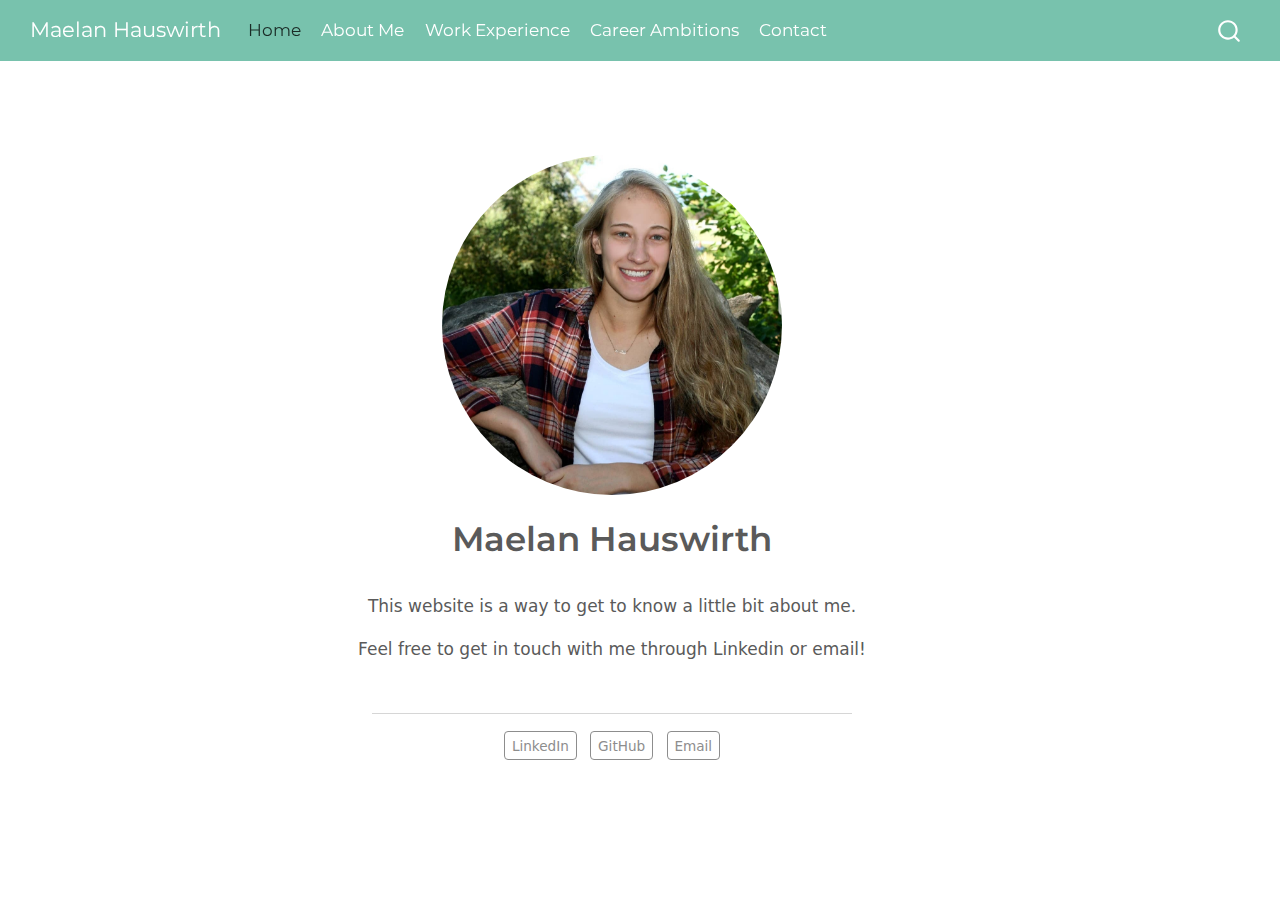
<file: docs/index.html>
<!DOCTYPE html>
<html xmlns="http://www.w3.org/1999/xhtml" lang="en" xml:lang="en"><head>

<meta charset="utf-8">
<meta name="generator" content="quarto-1.5.57">

<meta name="viewport" content="width=device-width, initial-scale=1.0, user-scalable=yes">


<title>Maelan Hauswirth</title>
<style>
code{white-space: pre-wrap;}
span.smallcaps{font-variant: small-caps;}
div.columns{display: flex; gap: min(4vw, 1.5em);}
div.column{flex: auto; overflow-x: auto;}
div.hanging-indent{margin-left: 1.5em; text-indent: -1.5em;}
ul.task-list{list-style: none;}
ul.task-list li input[type="checkbox"] {
  width: 0.8em;
  margin: 0 0.8em 0.2em -1em; /* quarto-specific, see https://github.com/quarto-dev/quarto-cli/issues/4556 */ 
  vertical-align: middle;
}
</style>


<script src="site_libs/quarto-nav/quarto-nav.js"></script>
<script src="site_libs/quarto-nav/headroom.min.js"></script>
<script src="site_libs/clipboard/clipboard.min.js"></script>
<script src="site_libs/quarto-search/autocomplete.umd.js"></script>
<script src="site_libs/quarto-search/fuse.min.js"></script>
<script src="site_libs/quarto-search/quarto-search.js"></script>
<meta name="quarto:offset" content="./">
<script src="site_libs/quarto-html/quarto.js"></script>
<script src="site_libs/quarto-html/popper.min.js"></script>
<script src="site_libs/quarto-html/tippy.umd.min.js"></script>
<link href="site_libs/quarto-html/tippy.css" rel="stylesheet">
<link href="site_libs/quarto-html/quarto-syntax-highlighting.css" rel="stylesheet" id="quarto-text-highlighting-styles">
<script src="site_libs/bootstrap/bootstrap.min.js"></script>
<link href="site_libs/bootstrap/bootstrap-icons.css" rel="stylesheet">
<link href="site_libs/bootstrap/bootstrap.min.css" rel="stylesheet" id="quarto-bootstrap" data-mode="light">
<script id="quarto-search-options" type="application/json">{
  "location": "navbar",
  "copy-button": false,
  "collapse-after": 3,
  "panel-placement": "end",
  "type": "overlay",
  "limit": 50,
  "keyboard-shortcut": [
    "f",
    "/",
    "s"
  ],
  "show-item-context": false,
  "language": {
    "search-no-results-text": "No results",
    "search-matching-documents-text": "matching documents",
    "search-copy-link-title": "Copy link to search",
    "search-hide-matches-text": "Hide additional matches",
    "search-more-match-text": "more match in this document",
    "search-more-matches-text": "more matches in this document",
    "search-clear-button-title": "Clear",
    "search-text-placeholder": "",
    "search-detached-cancel-button-title": "Cancel",
    "search-submit-button-title": "Submit",
    "search-label": "Search"
  }
}</script>


<link rel="stylesheet" href="styles.css">
</head>

<body class="nav-fixed fullcontent">

<div id="quarto-search-results"></div>
  <header id="quarto-header" class="headroom fixed-top">
    <nav class="navbar navbar-expand-lg " data-bs-theme="dark">
      <div class="navbar-container container-fluid">
      <div class="navbar-brand-container mx-auto">
    <a class="navbar-brand" href="./index.html">
    <span class="navbar-title">Maelan Hauswirth</span>
    </a>
  </div>
            <div id="quarto-search" class="" title="Search"></div>
          <button class="navbar-toggler" type="button" data-bs-toggle="collapse" data-bs-target="#navbarCollapse" aria-controls="navbarCollapse" role="menu" aria-expanded="false" aria-label="Toggle navigation" onclick="if (window.quartoToggleHeadroom) { window.quartoToggleHeadroom(); }">
  <span class="navbar-toggler-icon"></span>
</button>
          <div class="collapse navbar-collapse" id="navbarCollapse">
            <ul class="navbar-nav navbar-nav-scroll me-auto">
  <li class="nav-item">
    <a class="nav-link active" href="./index.html" aria-current="page"> 
<span class="menu-text">Home</span></a>
  </li>  
  <li class="nav-item">
    <a class="nav-link" href="./about.html"> 
<span class="menu-text">About Me</span></a>
  </li>  
  <li class="nav-item">
    <a class="nav-link" href="./Work Experience.html"> 
<span class="menu-text">Work Experience</span></a>
  </li>  
  <li class="nav-item">
    <a class="nav-link" href="./Career Ambitions.html"> 
<span class="menu-text">Career Ambitions</span></a>
  </li>  
  <li class="nav-item">
    <a class="nav-link" href="./Contact.html"> 
<span class="menu-text">Contact</span></a>
  </li>  
</ul>
          </div> <!-- /navcollapse -->
            <div class="quarto-navbar-tools">
</div>
      </div> <!-- /container-fluid -->
    </nav>
</header>
<!-- content -->
<div id="quarto-content" class="quarto-container page-columns page-rows-contents page-layout-article page-navbar">
<!-- sidebar -->
<!-- margin-sidebar -->
    
<!-- main -->
<div class="quarto-about-jolla">
  <img src="20190611.jpg" class="about-image
  round " style="height: 20em; width: 20em;">
 <header id="title-block-header" class="quarto-title-block default">
<div class="quarto-title">
<h1 class="title">Maelan Hauswirth</h1>
</div>
<div class="quarto-title-meta">
  </div>
</header><main class="content" id="quarto-document-content">
<p>This website is a way to get to know a little bit about me.</p>
<p>Feel free to get in touch with me through Linkedin or email!</p>


</main> 
  <hr class="about-sep">
   <div class="about-links">
  <a href="https://www.linkedin.com/in/maelan-hauswirth/" class="about-link" rel="" target="">
     <span class="about-link-text">LinkedIn</span>
  </a>
  <a href="https://github.com/maelan-hauswirth" class="about-link" rel="" target="">
     <span class="about-link-text">GitHub</span>
  </a>
  <a href="mailto:maelan.hauswirth@colostate.edu" class="about-link" rel="" target="">
     <span class="about-link-text">Email</span>
  </a>
</div>
</div>
 <!-- /main -->
<script id="quarto-html-after-body" type="application/javascript">
window.document.addEventListener("DOMContentLoaded", function (event) {
  const toggleBodyColorMode = (bsSheetEl) => {
    const mode = bsSheetEl.getAttribute("data-mode");
    const bodyEl = window.document.querySelector("body");
    if (mode === "dark") {
      bodyEl.classList.add("quarto-dark");
      bodyEl.classList.remove("quarto-light");
    } else {
      bodyEl.classList.add("quarto-light");
      bodyEl.classList.remove("quarto-dark");
    }
  }
  const toggleBodyColorPrimary = () => {
    const bsSheetEl = window.document.querySelector("link#quarto-bootstrap");
    if (bsSheetEl) {
      toggleBodyColorMode(bsSheetEl);
    }
  }
  toggleBodyColorPrimary();  
  const isCodeAnnotation = (el) => {
    for (const clz of el.classList) {
      if (clz.startsWith('code-annotation-')) {                     
        return true;
      }
    }
    return false;
  }
  const onCopySuccess = function(e) {
    // button target
    const button = e.trigger;
    // don't keep focus
    button.blur();
    // flash "checked"
    button.classList.add('code-copy-button-checked');
    var currentTitle = button.getAttribute("title");
    button.setAttribute("title", "Copied!");
    let tooltip;
    if (window.bootstrap) {
      button.setAttribute("data-bs-toggle", "tooltip");
      button.setAttribute("data-bs-placement", "left");
      button.setAttribute("data-bs-title", "Copied!");
      tooltip = new bootstrap.Tooltip(button, 
        { trigger: "manual", 
          customClass: "code-copy-button-tooltip",
          offset: [0, -8]});
      tooltip.show();    
    }
    setTimeout(function() {
      if (tooltip) {
        tooltip.hide();
        button.removeAttribute("data-bs-title");
        button.removeAttribute("data-bs-toggle");
        button.removeAttribute("data-bs-placement");
      }
      button.setAttribute("title", currentTitle);
      button.classList.remove('code-copy-button-checked');
    }, 1000);
    // clear code selection
    e.clearSelection();
  }
  const getTextToCopy = function(trigger) {
      const codeEl = trigger.previousElementSibling.cloneNode(true);
      for (const childEl of codeEl.children) {
        if (isCodeAnnotation(childEl)) {
          childEl.remove();
        }
      }
      return codeEl.innerText;
  }
  const clipboard = new window.ClipboardJS('.code-copy-button:not([data-in-quarto-modal])', {
    text: getTextToCopy
  });
  clipboard.on('success', onCopySuccess);
  if (window.document.getElementById('quarto-embedded-source-code-modal')) {
    // For code content inside modals, clipBoardJS needs to be initialized with a container option
    // TODO: Check when it could be a function (https://github.com/zenorocha/clipboard.js/issues/860)
    const clipboardModal = new window.ClipboardJS('.code-copy-button[data-in-quarto-modal]', {
      text: getTextToCopy,
      container: window.document.getElementById('quarto-embedded-source-code-modal')
    });
    clipboardModal.on('success', onCopySuccess);
  }
    var localhostRegex = new RegExp(/^(?:http|https):\/\/localhost\:?[0-9]*\//);
    var mailtoRegex = new RegExp(/^mailto:/);
      var filterRegex = new RegExp('/' + window.location.host + '/');
    var isInternal = (href) => {
        return filterRegex.test(href) || localhostRegex.test(href) || mailtoRegex.test(href);
    }
    // Inspect non-navigation links and adorn them if external
 	var links = window.document.querySelectorAll('a[href]:not(.nav-link):not(.navbar-brand):not(.toc-action):not(.sidebar-link):not(.sidebar-item-toggle):not(.pagination-link):not(.no-external):not([aria-hidden]):not(.dropdown-item):not(.quarto-navigation-tool):not(.about-link)');
    for (var i=0; i<links.length; i++) {
      const link = links[i];
      if (!isInternal(link.href)) {
        // undo the damage that might have been done by quarto-nav.js in the case of
        // links that we want to consider external
        if (link.dataset.originalHref !== undefined) {
          link.href = link.dataset.originalHref;
        }
      }
    }
  function tippyHover(el, contentFn, onTriggerFn, onUntriggerFn) {
    const config = {
      allowHTML: true,
      maxWidth: 500,
      delay: 100,
      arrow: false,
      appendTo: function(el) {
          return el.parentElement;
      },
      interactive: true,
      interactiveBorder: 10,
      theme: 'quarto',
      placement: 'bottom-start',
    };
    if (contentFn) {
      config.content = contentFn;
    }
    if (onTriggerFn) {
      config.onTrigger = onTriggerFn;
    }
    if (onUntriggerFn) {
      config.onUntrigger = onUntriggerFn;
    }
    window.tippy(el, config); 
  }
  const noterefs = window.document.querySelectorAll('a[role="doc-noteref"]');
  for (var i=0; i<noterefs.length; i++) {
    const ref = noterefs[i];
    tippyHover(ref, function() {
      // use id or data attribute instead here
      let href = ref.getAttribute('data-footnote-href') || ref.getAttribute('href');
      try { href = new URL(href).hash; } catch {}
      const id = href.replace(/^#\/?/, "");
      const note = window.document.getElementById(id);
      if (note) {
        return note.innerHTML;
      } else {
        return "";
      }
    });
  }
  const xrefs = window.document.querySelectorAll('a.quarto-xref');
  const processXRef = (id, note) => {
    // Strip column container classes
    const stripColumnClz = (el) => {
      el.classList.remove("page-full", "page-columns");
      if (el.children) {
        for (const child of el.children) {
          stripColumnClz(child);
        }
      }
    }
    stripColumnClz(note)
    if (id === null || id.startsWith('sec-')) {
      // Special case sections, only their first couple elements
      const container = document.createElement("div");
      if (note.children && note.children.length > 2) {
        container.appendChild(note.children[0].cloneNode(true));
        for (let i = 1; i < note.children.length; i++) {
          const child = note.children[i];
          if (child.tagName === "P" && child.innerText === "") {
            continue;
          } else {
            container.appendChild(child.cloneNode(true));
            break;
          }
        }
        if (window.Quarto?.typesetMath) {
          window.Quarto.typesetMath(container);
        }
        return container.innerHTML
      } else {
        if (window.Quarto?.typesetMath) {
          window.Quarto.typesetMath(note);
        }
        return note.innerHTML;
      }
    } else {
      // Remove any anchor links if they are present
      const anchorLink = note.querySelector('a.anchorjs-link');
      if (anchorLink) {
        anchorLink.remove();
      }
      if (window.Quarto?.typesetMath) {
        window.Quarto.typesetMath(note);
      }
      // TODO in 1.5, we should make sure this works without a callout special case
      if (note.classList.contains("callout")) {
        return note.outerHTML;
      } else {
        return note.innerHTML;
      }
    }
  }
  for (var i=0; i<xrefs.length; i++) {
    const xref = xrefs[i];
    tippyHover(xref, undefined, function(instance) {
      instance.disable();
      let url = xref.getAttribute('href');
      let hash = undefined; 
      if (url.startsWith('#')) {
        hash = url;
      } else {
        try { hash = new URL(url).hash; } catch {}
      }
      if (hash) {
        const id = hash.replace(/^#\/?/, "");
        const note = window.document.getElementById(id);
        if (note !== null) {
          try {
            const html = processXRef(id, note.cloneNode(true));
            instance.setContent(html);
          } finally {
            instance.enable();
            instance.show();
          }
        } else {
          // See if we can fetch this
          fetch(url.split('#')[0])
          .then(res => res.text())
          .then(html => {
            const parser = new DOMParser();
            const htmlDoc = parser.parseFromString(html, "text/html");
            const note = htmlDoc.getElementById(id);
            if (note !== null) {
              const html = processXRef(id, note);
              instance.setContent(html);
            } 
          }).finally(() => {
            instance.enable();
            instance.show();
          });
        }
      } else {
        // See if we can fetch a full url (with no hash to target)
        // This is a special case and we should probably do some content thinning / targeting
        fetch(url)
        .then(res => res.text())
        .then(html => {
          const parser = new DOMParser();
          const htmlDoc = parser.parseFromString(html, "text/html");
          const note = htmlDoc.querySelector('main.content');
          if (note !== null) {
            // This should only happen for chapter cross references
            // (since there is no id in the URL)
            // remove the first header
            if (note.children.length > 0 && note.children[0].tagName === "HEADER") {
              note.children[0].remove();
            }
            const html = processXRef(null, note);
            instance.setContent(html);
          } 
        }).finally(() => {
          instance.enable();
          instance.show();
        });
      }
    }, function(instance) {
    });
  }
      let selectedAnnoteEl;
      const selectorForAnnotation = ( cell, annotation) => {
        let cellAttr = 'data-code-cell="' + cell + '"';
        let lineAttr = 'data-code-annotation="' +  annotation + '"';
        const selector = 'span[' + cellAttr + '][' + lineAttr + ']';
        return selector;
      }
      const selectCodeLines = (annoteEl) => {
        const doc = window.document;
        const targetCell = annoteEl.getAttribute("data-target-cell");
        const targetAnnotation = annoteEl.getAttribute("data-target-annotation");
        const annoteSpan = window.document.querySelector(selectorForAnnotation(targetCell, targetAnnotation));
        const lines = annoteSpan.getAttribute("data-code-lines").split(",");
        const lineIds = lines.map((line) => {
          return targetCell + "-" + line;
        })
        let top = null;
        let height = null;
        let parent = null;
        if (lineIds.length > 0) {
            //compute the position of the single el (top and bottom and make a div)
            const el = window.document.getElementById(lineIds[0]);
            top = el.offsetTop;
            height = el.offsetHeight;
            parent = el.parentElement.parentElement;
          if (lineIds.length > 1) {
            const lastEl = window.document.getElementById(lineIds[lineIds.length - 1]);
            const bottom = lastEl.offsetTop + lastEl.offsetHeight;
            height = bottom - top;
          }
          if (top !== null && height !== null && parent !== null) {
            // cook up a div (if necessary) and position it 
            let div = window.document.getElementById("code-annotation-line-highlight");
            if (div === null) {
              div = window.document.createElement("div");
              div.setAttribute("id", "code-annotation-line-highlight");
              div.style.position = 'absolute';
              parent.appendChild(div);
            }
            div.style.top = top - 2 + "px";
            div.style.height = height + 4 + "px";
            div.style.left = 0;
            let gutterDiv = window.document.getElementById("code-annotation-line-highlight-gutter");
            if (gutterDiv === null) {
              gutterDiv = window.document.createElement("div");
              gutterDiv.setAttribute("id", "code-annotation-line-highlight-gutter");
              gutterDiv.style.position = 'absolute';
              const codeCell = window.document.getElementById(targetCell);
              const gutter = codeCell.querySelector('.code-annotation-gutter');
              gutter.appendChild(gutterDiv);
            }
            gutterDiv.style.top = top - 2 + "px";
            gutterDiv.style.height = height + 4 + "px";
          }
          selectedAnnoteEl = annoteEl;
        }
      };
      const unselectCodeLines = () => {
        const elementsIds = ["code-annotation-line-highlight", "code-annotation-line-highlight-gutter"];
        elementsIds.forEach((elId) => {
          const div = window.document.getElementById(elId);
          if (div) {
            div.remove();
          }
        });
        selectedAnnoteEl = undefined;
      };
        // Handle positioning of the toggle
    window.addEventListener(
      "resize",
      throttle(() => {
        elRect = undefined;
        if (selectedAnnoteEl) {
          selectCodeLines(selectedAnnoteEl);
        }
      }, 10)
    );
    function throttle(fn, ms) {
    let throttle = false;
    let timer;
      return (...args) => {
        if(!throttle) { // first call gets through
            fn.apply(this, args);
            throttle = true;
        } else { // all the others get throttled
            if(timer) clearTimeout(timer); // cancel #2
            timer = setTimeout(() => {
              fn.apply(this, args);
              timer = throttle = false;
            }, ms);
        }
      };
    }
      // Attach click handler to the DT
      const annoteDls = window.document.querySelectorAll('dt[data-target-cell]');
      for (const annoteDlNode of annoteDls) {
        annoteDlNode.addEventListener('click', (event) => {
          const clickedEl = event.target;
          if (clickedEl !== selectedAnnoteEl) {
            unselectCodeLines();
            const activeEl = window.document.querySelector('dt[data-target-cell].code-annotation-active');
            if (activeEl) {
              activeEl.classList.remove('code-annotation-active');
            }
            selectCodeLines(clickedEl);
            clickedEl.classList.add('code-annotation-active');
          } else {
            // Unselect the line
            unselectCodeLines();
            clickedEl.classList.remove('code-annotation-active');
          }
        });
      }
  const findCites = (el) => {
    const parentEl = el.parentElement;
    if (parentEl) {
      const cites = parentEl.dataset.cites;
      if (cites) {
        return {
          el,
          cites: cites.split(' ')
        };
      } else {
        return findCites(el.parentElement)
      }
    } else {
      return undefined;
    }
  };
  var bibliorefs = window.document.querySelectorAll('a[role="doc-biblioref"]');
  for (var i=0; i<bibliorefs.length; i++) {
    const ref = bibliorefs[i];
    const citeInfo = findCites(ref);
    if (citeInfo) {
      tippyHover(citeInfo.el, function() {
        var popup = window.document.createElement('div');
        citeInfo.cites.forEach(function(cite) {
          var citeDiv = window.document.createElement('div');
          citeDiv.classList.add('hanging-indent');
          citeDiv.classList.add('csl-entry');
          var biblioDiv = window.document.getElementById('ref-' + cite);
          if (biblioDiv) {
            citeDiv.innerHTML = biblioDiv.innerHTML;
          }
          popup.appendChild(citeDiv);
        });
        return popup.innerHTML;
      });
    }
  }
});
</script>
</div> <!-- /content -->




</body></html>
</file>
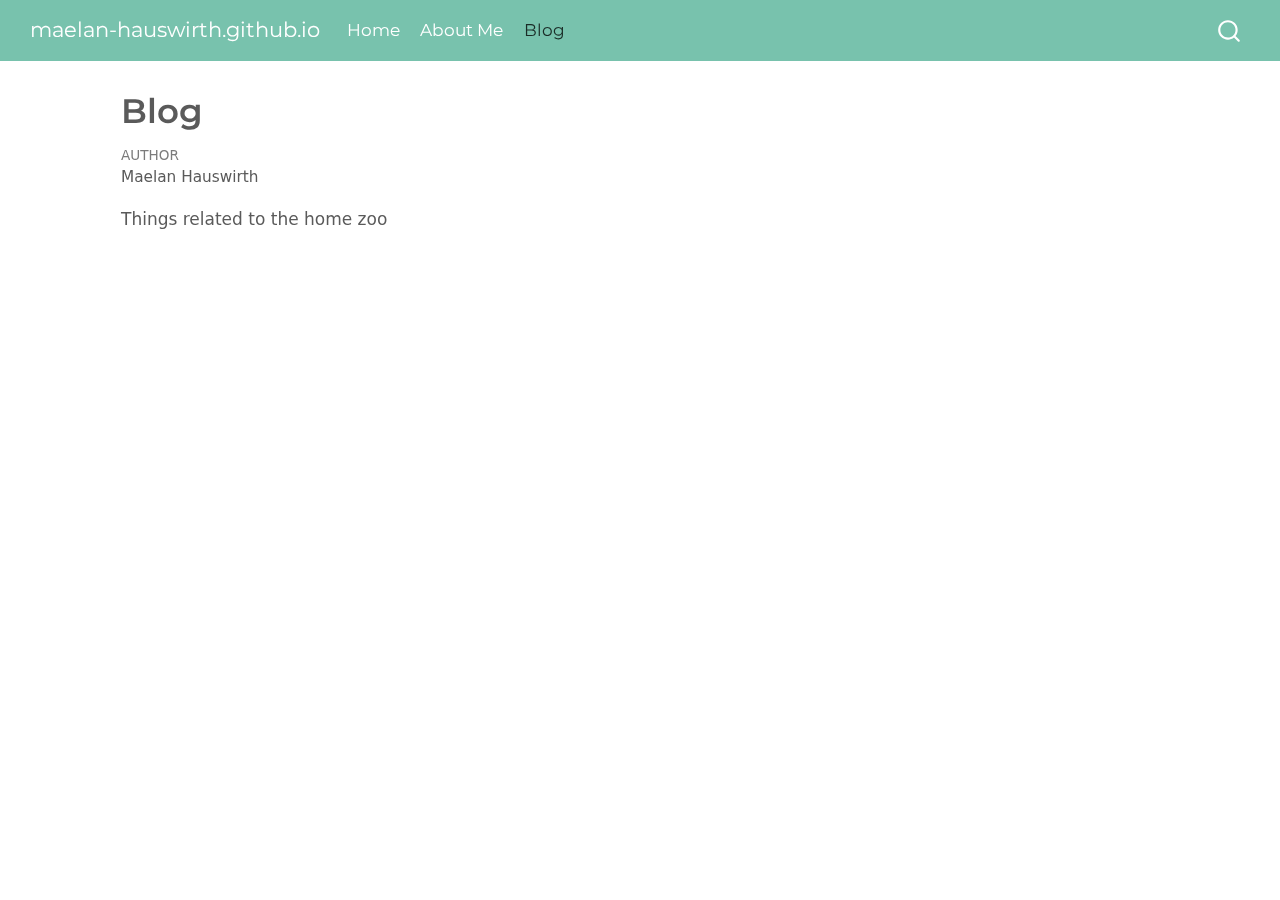
<file: docs/Blog.html>
<!DOCTYPE html>
<html xmlns="http://www.w3.org/1999/xhtml" lang="en" xml:lang="en"><head>

<meta charset="utf-8">
<meta name="generator" content="quarto-1.5.57">

<meta name="viewport" content="width=device-width, initial-scale=1.0, user-scalable=yes">

<meta name="author" content="Maelan Hauswirth">

<title>Blog – maelan-hauswirth.github.io</title>
<style>
code{white-space: pre-wrap;}
span.smallcaps{font-variant: small-caps;}
div.columns{display: flex; gap: min(4vw, 1.5em);}
div.column{flex: auto; overflow-x: auto;}
div.hanging-indent{margin-left: 1.5em; text-indent: -1.5em;}
ul.task-list{list-style: none;}
ul.task-list li input[type="checkbox"] {
  width: 0.8em;
  margin: 0 0.8em 0.2em -1em; /* quarto-specific, see https://github.com/quarto-dev/quarto-cli/issues/4556 */ 
  vertical-align: middle;
}
</style>


<script src="site_libs/quarto-nav/quarto-nav.js"></script>
<script src="site_libs/quarto-nav/headroom.min.js"></script>
<script src="site_libs/clipboard/clipboard.min.js"></script>
<script src="site_libs/quarto-search/autocomplete.umd.js"></script>
<script src="site_libs/quarto-search/fuse.min.js"></script>
<script src="site_libs/quarto-search/quarto-search.js"></script>
<meta name="quarto:offset" content="./">
<script src="site_libs/quarto-html/quarto.js"></script>
<script src="site_libs/quarto-html/popper.min.js"></script>
<script src="site_libs/quarto-html/tippy.umd.min.js"></script>
<script src="site_libs/quarto-html/anchor.min.js"></script>
<link href="site_libs/quarto-html/tippy.css" rel="stylesheet">
<link href="site_libs/quarto-html/quarto-syntax-highlighting.css" rel="stylesheet" id="quarto-text-highlighting-styles">
<script src="site_libs/bootstrap/bootstrap.min.js"></script>
<link href="site_libs/bootstrap/bootstrap-icons.css" rel="stylesheet">
<link href="site_libs/bootstrap/bootstrap.min.css" rel="stylesheet" id="quarto-bootstrap" data-mode="light">
<script id="quarto-search-options" type="application/json">{
  "location": "navbar",
  "copy-button": false,
  "collapse-after": 3,
  "panel-placement": "end",
  "type": "overlay",
  "limit": 50,
  "keyboard-shortcut": [
    "f",
    "/",
    "s"
  ],
  "show-item-context": false,
  "language": {
    "search-no-results-text": "No results",
    "search-matching-documents-text": "matching documents",
    "search-copy-link-title": "Copy link to search",
    "search-hide-matches-text": "Hide additional matches",
    "search-more-match-text": "more match in this document",
    "search-more-matches-text": "more matches in this document",
    "search-clear-button-title": "Clear",
    "search-text-placeholder": "",
    "search-detached-cancel-button-title": "Cancel",
    "search-submit-button-title": "Submit",
    "search-label": "Search"
  }
}</script>


<link rel="stylesheet" href="styles.css">
</head>

<body class="nav-fixed">

<div id="quarto-search-results"></div>
  <header id="quarto-header" class="headroom fixed-top">
    <nav class="navbar navbar-expand-lg " data-bs-theme="dark">
      <div class="navbar-container container-fluid">
      <div class="navbar-brand-container mx-auto">
    <a class="navbar-brand" href="./index.html">
    <span class="navbar-title">maelan-hauswirth.github.io</span>
    </a>
  </div>
            <div id="quarto-search" class="" title="Search"></div>
          <button class="navbar-toggler" type="button" data-bs-toggle="collapse" data-bs-target="#navbarCollapse" aria-controls="navbarCollapse" role="menu" aria-expanded="false" aria-label="Toggle navigation" onclick="if (window.quartoToggleHeadroom) { window.quartoToggleHeadroom(); }">
  <span class="navbar-toggler-icon"></span>
</button>
          <div class="collapse navbar-collapse" id="navbarCollapse">
            <ul class="navbar-nav navbar-nav-scroll me-auto">
  <li class="nav-item">
    <a class="nav-link" href="./index.html"> 
<span class="menu-text">Home</span></a>
  </li>  
  <li class="nav-item">
    <a class="nav-link" href="./about.html"> 
<span class="menu-text">About Me</span></a>
  </li>  
  <li class="nav-item">
    <a class="nav-link active" href="./Blog.html" aria-current="page"> 
<span class="menu-text">Blog</span></a>
  </li>  
</ul>
          </div> <!-- /navcollapse -->
            <div class="quarto-navbar-tools">
</div>
      </div> <!-- /container-fluid -->
    </nav>
</header>
<!-- content -->
<div id="quarto-content" class="quarto-container page-columns page-rows-contents page-layout-article page-navbar">
<!-- sidebar -->
<!-- margin-sidebar -->
    <div id="quarto-margin-sidebar" class="sidebar margin-sidebar zindex-bottom">
        
    </div>
<!-- main -->
<main class="content" id="quarto-document-content">

<header id="title-block-header" class="quarto-title-block default">
<div class="quarto-title">
<h1 class="title">Blog</h1>
</div>



<div class="quarto-title-meta">

    <div>
    <div class="quarto-title-meta-heading">Author</div>
    <div class="quarto-title-meta-contents">
             <p>Maelan Hauswirth </p>
          </div>
  </div>
    
  
    
  </div>
  


</header>


<p>Things related to the home zoo</p>



</main> <!-- /main -->
<script id="quarto-html-after-body" type="application/javascript">
window.document.addEventListener("DOMContentLoaded", function (event) {
  const toggleBodyColorMode = (bsSheetEl) => {
    const mode = bsSheetEl.getAttribute("data-mode");
    const bodyEl = window.document.querySelector("body");
    if (mode === "dark") {
      bodyEl.classList.add("quarto-dark");
      bodyEl.classList.remove("quarto-light");
    } else {
      bodyEl.classList.add("quarto-light");
      bodyEl.classList.remove("quarto-dark");
    }
  }
  const toggleBodyColorPrimary = () => {
    const bsSheetEl = window.document.querySelector("link#quarto-bootstrap");
    if (bsSheetEl) {
      toggleBodyColorMode(bsSheetEl);
    }
  }
  toggleBodyColorPrimary();  
  const icon = "";
  const anchorJS = new window.AnchorJS();
  anchorJS.options = {
    placement: 'right',
    icon: icon
  };
  anchorJS.add('.anchored');
  const isCodeAnnotation = (el) => {
    for (const clz of el.classList) {
      if (clz.startsWith('code-annotation-')) {                     
        return true;
      }
    }
    return false;
  }
  const onCopySuccess = function(e) {
    // button target
    const button = e.trigger;
    // don't keep focus
    button.blur();
    // flash "checked"
    button.classList.add('code-copy-button-checked');
    var currentTitle = button.getAttribute("title");
    button.setAttribute("title", "Copied!");
    let tooltip;
    if (window.bootstrap) {
      button.setAttribute("data-bs-toggle", "tooltip");
      button.setAttribute("data-bs-placement", "left");
      button.setAttribute("data-bs-title", "Copied!");
      tooltip = new bootstrap.Tooltip(button, 
        { trigger: "manual", 
          customClass: "code-copy-button-tooltip",
          offset: [0, -8]});
      tooltip.show();    
    }
    setTimeout(function() {
      if (tooltip) {
        tooltip.hide();
        button.removeAttribute("data-bs-title");
        button.removeAttribute("data-bs-toggle");
        button.removeAttribute("data-bs-placement");
      }
      button.setAttribute("title", currentTitle);
      button.classList.remove('code-copy-button-checked');
    }, 1000);
    // clear code selection
    e.clearSelection();
  }
  const getTextToCopy = function(trigger) {
      const codeEl = trigger.previousElementSibling.cloneNode(true);
      for (const childEl of codeEl.children) {
        if (isCodeAnnotation(childEl)) {
          childEl.remove();
        }
      }
      return codeEl.innerText;
  }
  const clipboard = new window.ClipboardJS('.code-copy-button:not([data-in-quarto-modal])', {
    text: getTextToCopy
  });
  clipboard.on('success', onCopySuccess);
  if (window.document.getElementById('quarto-embedded-source-code-modal')) {
    // For code content inside modals, clipBoardJS needs to be initialized with a container option
    // TODO: Check when it could be a function (https://github.com/zenorocha/clipboard.js/issues/860)
    const clipboardModal = new window.ClipboardJS('.code-copy-button[data-in-quarto-modal]', {
      text: getTextToCopy,
      container: window.document.getElementById('quarto-embedded-source-code-modal')
    });
    clipboardModal.on('success', onCopySuccess);
  }
    var localhostRegex = new RegExp(/^(?:http|https):\/\/localhost\:?[0-9]*\//);
    var mailtoRegex = new RegExp(/^mailto:/);
      var filterRegex = new RegExp('/' + window.location.host + '/');
    var isInternal = (href) => {
        return filterRegex.test(href) || localhostRegex.test(href) || mailtoRegex.test(href);
    }
    // Inspect non-navigation links and adorn them if external
 	var links = window.document.querySelectorAll('a[href]:not(.nav-link):not(.navbar-brand):not(.toc-action):not(.sidebar-link):not(.sidebar-item-toggle):not(.pagination-link):not(.no-external):not([aria-hidden]):not(.dropdown-item):not(.quarto-navigation-tool):not(.about-link)');
    for (var i=0; i<links.length; i++) {
      const link = links[i];
      if (!isInternal(link.href)) {
        // undo the damage that might have been done by quarto-nav.js in the case of
        // links that we want to consider external
        if (link.dataset.originalHref !== undefined) {
          link.href = link.dataset.originalHref;
        }
      }
    }
  function tippyHover(el, contentFn, onTriggerFn, onUntriggerFn) {
    const config = {
      allowHTML: true,
      maxWidth: 500,
      delay: 100,
      arrow: false,
      appendTo: function(el) {
          return el.parentElement;
      },
      interactive: true,
      interactiveBorder: 10,
      theme: 'quarto',
      placement: 'bottom-start',
    };
    if (contentFn) {
      config.content = contentFn;
    }
    if (onTriggerFn) {
      config.onTrigger = onTriggerFn;
    }
    if (onUntriggerFn) {
      config.onUntrigger = onUntriggerFn;
    }
    window.tippy(el, config); 
  }
  const noterefs = window.document.querySelectorAll('a[role="doc-noteref"]');
  for (var i=0; i<noterefs.length; i++) {
    const ref = noterefs[i];
    tippyHover(ref, function() {
      // use id or data attribute instead here
      let href = ref.getAttribute('data-footnote-href') || ref.getAttribute('href');
      try { href = new URL(href).hash; } catch {}
      const id = href.replace(/^#\/?/, "");
      const note = window.document.getElementById(id);
      if (note) {
        return note.innerHTML;
      } else {
        return "";
      }
    });
  }
  const xrefs = window.document.querySelectorAll('a.quarto-xref');
  const processXRef = (id, note) => {
    // Strip column container classes
    const stripColumnClz = (el) => {
      el.classList.remove("page-full", "page-columns");
      if (el.children) {
        for (const child of el.children) {
          stripColumnClz(child);
        }
      }
    }
    stripColumnClz(note)
    if (id === null || id.startsWith('sec-')) {
      // Special case sections, only their first couple elements
      const container = document.createElement("div");
      if (note.children && note.children.length > 2) {
        container.appendChild(note.children[0].cloneNode(true));
        for (let i = 1; i < note.children.length; i++) {
          const child = note.children[i];
          if (child.tagName === "P" && child.innerText === "") {
            continue;
          } else {
            container.appendChild(child.cloneNode(true));
            break;
          }
        }
        if (window.Quarto?.typesetMath) {
          window.Quarto.typesetMath(container);
        }
        return container.innerHTML
      } else {
        if (window.Quarto?.typesetMath) {
          window.Quarto.typesetMath(note);
        }
        return note.innerHTML;
      }
    } else {
      // Remove any anchor links if they are present
      const anchorLink = note.querySelector('a.anchorjs-link');
      if (anchorLink) {
        anchorLink.remove();
      }
      if (window.Quarto?.typesetMath) {
        window.Quarto.typesetMath(note);
      }
      // TODO in 1.5, we should make sure this works without a callout special case
      if (note.classList.contains("callout")) {
        return note.outerHTML;
      } else {
        return note.innerHTML;
      }
    }
  }
  for (var i=0; i<xrefs.length; i++) {
    const xref = xrefs[i];
    tippyHover(xref, undefined, function(instance) {
      instance.disable();
      let url = xref.getAttribute('href');
      let hash = undefined; 
      if (url.startsWith('#')) {
        hash = url;
      } else {
        try { hash = new URL(url).hash; } catch {}
      }
      if (hash) {
        const id = hash.replace(/^#\/?/, "");
        const note = window.document.getElementById(id);
        if (note !== null) {
          try {
            const html = processXRef(id, note.cloneNode(true));
            instance.setContent(html);
          } finally {
            instance.enable();
            instance.show();
          }
        } else {
          // See if we can fetch this
          fetch(url.split('#')[0])
          .then(res => res.text())
          .then(html => {
            const parser = new DOMParser();
            const htmlDoc = parser.parseFromString(html, "text/html");
            const note = htmlDoc.getElementById(id);
            if (note !== null) {
              const html = processXRef(id, note);
              instance.setContent(html);
            } 
          }).finally(() => {
            instance.enable();
            instance.show();
          });
        }
      } else {
        // See if we can fetch a full url (with no hash to target)
        // This is a special case and we should probably do some content thinning / targeting
        fetch(url)
        .then(res => res.text())
        .then(html => {
          const parser = new DOMParser();
          const htmlDoc = parser.parseFromString(html, "text/html");
          const note = htmlDoc.querySelector('main.content');
          if (note !== null) {
            // This should only happen for chapter cross references
            // (since there is no id in the URL)
            // remove the first header
            if (note.children.length > 0 && note.children[0].tagName === "HEADER") {
              note.children[0].remove();
            }
            const html = processXRef(null, note);
            instance.setContent(html);
          } 
        }).finally(() => {
          instance.enable();
          instance.show();
        });
      }
    }, function(instance) {
    });
  }
      let selectedAnnoteEl;
      const selectorForAnnotation = ( cell, annotation) => {
        let cellAttr = 'data-code-cell="' + cell + '"';
        let lineAttr = 'data-code-annotation="' +  annotation + '"';
        const selector = 'span[' + cellAttr + '][' + lineAttr + ']';
        return selector;
      }
      const selectCodeLines = (annoteEl) => {
        const doc = window.document;
        const targetCell = annoteEl.getAttribute("data-target-cell");
        const targetAnnotation = annoteEl.getAttribute("data-target-annotation");
        const annoteSpan = window.document.querySelector(selectorForAnnotation(targetCell, targetAnnotation));
        const lines = annoteSpan.getAttribute("data-code-lines").split(",");
        const lineIds = lines.map((line) => {
          return targetCell + "-" + line;
        })
        let top = null;
        let height = null;
        let parent = null;
        if (lineIds.length > 0) {
            //compute the position of the single el (top and bottom and make a div)
            const el = window.document.getElementById(lineIds[0]);
            top = el.offsetTop;
            height = el.offsetHeight;
            parent = el.parentElement.parentElement;
          if (lineIds.length > 1) {
            const lastEl = window.document.getElementById(lineIds[lineIds.length - 1]);
            const bottom = lastEl.offsetTop + lastEl.offsetHeight;
            height = bottom - top;
          }
          if (top !== null && height !== null && parent !== null) {
            // cook up a div (if necessary) and position it 
            let div = window.document.getElementById("code-annotation-line-highlight");
            if (div === null) {
              div = window.document.createElement("div");
              div.setAttribute("id", "code-annotation-line-highlight");
              div.style.position = 'absolute';
              parent.appendChild(div);
            }
            div.style.top = top - 2 + "px";
            div.style.height = height + 4 + "px";
            div.style.left = 0;
            let gutterDiv = window.document.getElementById("code-annotation-line-highlight-gutter");
            if (gutterDiv === null) {
              gutterDiv = window.document.createElement("div");
              gutterDiv.setAttribute("id", "code-annotation-line-highlight-gutter");
              gutterDiv.style.position = 'absolute';
              const codeCell = window.document.getElementById(targetCell);
              const gutter = codeCell.querySelector('.code-annotation-gutter');
              gutter.appendChild(gutterDiv);
            }
            gutterDiv.style.top = top - 2 + "px";
            gutterDiv.style.height = height + 4 + "px";
          }
          selectedAnnoteEl = annoteEl;
        }
      };
      const unselectCodeLines = () => {
        const elementsIds = ["code-annotation-line-highlight", "code-annotation-line-highlight-gutter"];
        elementsIds.forEach((elId) => {
          const div = window.document.getElementById(elId);
          if (div) {
            div.remove();
          }
        });
        selectedAnnoteEl = undefined;
      };
        // Handle positioning of the toggle
    window.addEventListener(
      "resize",
      throttle(() => {
        elRect = undefined;
        if (selectedAnnoteEl) {
          selectCodeLines(selectedAnnoteEl);
        }
      }, 10)
    );
    function throttle(fn, ms) {
    let throttle = false;
    let timer;
      return (...args) => {
        if(!throttle) { // first call gets through
            fn.apply(this, args);
            throttle = true;
        } else { // all the others get throttled
            if(timer) clearTimeout(timer); // cancel #2
            timer = setTimeout(() => {
              fn.apply(this, args);
              timer = throttle = false;
            }, ms);
        }
      };
    }
      // Attach click handler to the DT
      const annoteDls = window.document.querySelectorAll('dt[data-target-cell]');
      for (const annoteDlNode of annoteDls) {
        annoteDlNode.addEventListener('click', (event) => {
          const clickedEl = event.target;
          if (clickedEl !== selectedAnnoteEl) {
            unselectCodeLines();
            const activeEl = window.document.querySelector('dt[data-target-cell].code-annotation-active');
            if (activeEl) {
              activeEl.classList.remove('code-annotation-active');
            }
            selectCodeLines(clickedEl);
            clickedEl.classList.add('code-annotation-active');
          } else {
            // Unselect the line
            unselectCodeLines();
            clickedEl.classList.remove('code-annotation-active');
          }
        });
      }
  const findCites = (el) => {
    const parentEl = el.parentElement;
    if (parentEl) {
      const cites = parentEl.dataset.cites;
      if (cites) {
        return {
          el,
          cites: cites.split(' ')
        };
      } else {
        return findCites(el.parentElement)
      }
    } else {
      return undefined;
    }
  };
  var bibliorefs = window.document.querySelectorAll('a[role="doc-biblioref"]');
  for (var i=0; i<bibliorefs.length; i++) {
    const ref = bibliorefs[i];
    const citeInfo = findCites(ref);
    if (citeInfo) {
      tippyHover(citeInfo.el, function() {
        var popup = window.document.createElement('div');
        citeInfo.cites.forEach(function(cite) {
          var citeDiv = window.document.createElement('div');
          citeDiv.classList.add('hanging-indent');
          citeDiv.classList.add('csl-entry');
          var biblioDiv = window.document.getElementById('ref-' + cite);
          if (biblioDiv) {
            citeDiv.innerHTML = biblioDiv.innerHTML;
          }
          popup.appendChild(citeDiv);
        });
        return popup.innerHTML;
      });
    }
  }
});
</script>
</div> <!-- /content -->




</body></html>
</file>
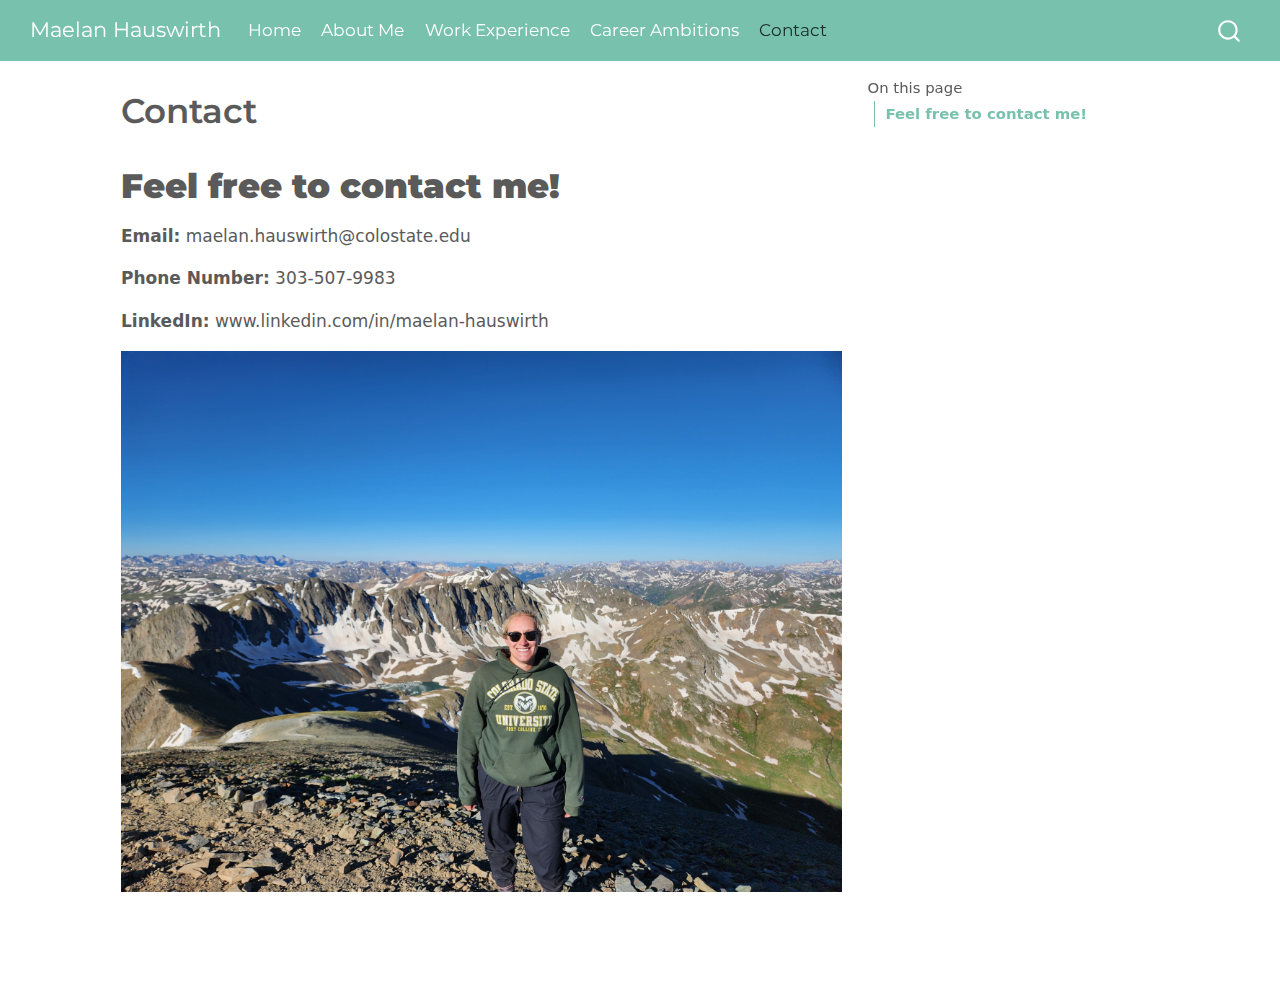
<file: docs/Contact.html>
<!DOCTYPE html>
<html xmlns="http://www.w3.org/1999/xhtml" lang="en" xml:lang="en"><head>

<meta charset="utf-8">
<meta name="generator" content="quarto-1.5.57">

<meta name="viewport" content="width=device-width, initial-scale=1.0, user-scalable=yes">


<title>Contact – Maelan Hauswirth</title>
<style>
code{white-space: pre-wrap;}
span.smallcaps{font-variant: small-caps;}
div.columns{display: flex; gap: min(4vw, 1.5em);}
div.column{flex: auto; overflow-x: auto;}
div.hanging-indent{margin-left: 1.5em; text-indent: -1.5em;}
ul.task-list{list-style: none;}
ul.task-list li input[type="checkbox"] {
  width: 0.8em;
  margin: 0 0.8em 0.2em -1em; /* quarto-specific, see https://github.com/quarto-dev/quarto-cli/issues/4556 */ 
  vertical-align: middle;
}
</style>


<script src="site_libs/quarto-nav/quarto-nav.js"></script>
<script src="site_libs/quarto-nav/headroom.min.js"></script>
<script src="site_libs/clipboard/clipboard.min.js"></script>
<script src="site_libs/quarto-search/autocomplete.umd.js"></script>
<script src="site_libs/quarto-search/fuse.min.js"></script>
<script src="site_libs/quarto-search/quarto-search.js"></script>
<meta name="quarto:offset" content="./">
<script src="site_libs/quarto-html/quarto.js"></script>
<script src="site_libs/quarto-html/popper.min.js"></script>
<script src="site_libs/quarto-html/tippy.umd.min.js"></script>
<script src="site_libs/quarto-html/anchor.min.js"></script>
<link href="site_libs/quarto-html/tippy.css" rel="stylesheet">
<link href="site_libs/quarto-html/quarto-syntax-highlighting.css" rel="stylesheet" id="quarto-text-highlighting-styles">
<script src="site_libs/bootstrap/bootstrap.min.js"></script>
<link href="site_libs/bootstrap/bootstrap-icons.css" rel="stylesheet">
<link href="site_libs/bootstrap/bootstrap.min.css" rel="stylesheet" id="quarto-bootstrap" data-mode="light">
<script id="quarto-search-options" type="application/json">{
  "location": "navbar",
  "copy-button": false,
  "collapse-after": 3,
  "panel-placement": "end",
  "type": "overlay",
  "limit": 50,
  "keyboard-shortcut": [
    "f",
    "/",
    "s"
  ],
  "show-item-context": false,
  "language": {
    "search-no-results-text": "No results",
    "search-matching-documents-text": "matching documents",
    "search-copy-link-title": "Copy link to search",
    "search-hide-matches-text": "Hide additional matches",
    "search-more-match-text": "more match in this document",
    "search-more-matches-text": "more matches in this document",
    "search-clear-button-title": "Clear",
    "search-text-placeholder": "",
    "search-detached-cancel-button-title": "Cancel",
    "search-submit-button-title": "Submit",
    "search-label": "Search"
  }
}</script>


<link rel="stylesheet" href="styles.css">
</head>

<body class="nav-fixed">

<div id="quarto-search-results"></div>
  <header id="quarto-header" class="headroom fixed-top">
    <nav class="navbar navbar-expand-lg " data-bs-theme="dark">
      <div class="navbar-container container-fluid">
      <div class="navbar-brand-container mx-auto">
    <a class="navbar-brand" href="./index.html">
    <span class="navbar-title">Maelan Hauswirth</span>
    </a>
  </div>
            <div id="quarto-search" class="" title="Search"></div>
          <button class="navbar-toggler" type="button" data-bs-toggle="collapse" data-bs-target="#navbarCollapse" aria-controls="navbarCollapse" role="menu" aria-expanded="false" aria-label="Toggle navigation" onclick="if (window.quartoToggleHeadroom) { window.quartoToggleHeadroom(); }">
  <span class="navbar-toggler-icon"></span>
</button>
          <div class="collapse navbar-collapse" id="navbarCollapse">
            <ul class="navbar-nav navbar-nav-scroll me-auto">
  <li class="nav-item">
    <a class="nav-link" href="./index.html"> 
<span class="menu-text">Home</span></a>
  </li>  
  <li class="nav-item">
    <a class="nav-link" href="./about.html"> 
<span class="menu-text">About Me</span></a>
  </li>  
  <li class="nav-item">
    <a class="nav-link" href="./Work Experience.html"> 
<span class="menu-text">Work Experience</span></a>
  </li>  
  <li class="nav-item">
    <a class="nav-link" href="./Career Ambitions.html"> 
<span class="menu-text">Career Ambitions</span></a>
  </li>  
  <li class="nav-item">
    <a class="nav-link active" href="./Contact.html" aria-current="page"> 
<span class="menu-text">Contact</span></a>
  </li>  
</ul>
          </div> <!-- /navcollapse -->
            <div class="quarto-navbar-tools">
</div>
      </div> <!-- /container-fluid -->
    </nav>
</header>
<!-- content -->
<div id="quarto-content" class="quarto-container page-columns page-rows-contents page-layout-article page-navbar">
<!-- sidebar -->
<!-- margin-sidebar -->
    <div id="quarto-margin-sidebar" class="sidebar margin-sidebar">
        <nav id="TOC" role="doc-toc" class="toc-active">
    <h2 id="toc-title">On this page</h2>
   
  <ul>
  <li><a href="#feel-free-to-contact-me" id="toc-feel-free-to-contact-me" class="nav-link active" data-scroll-target="#feel-free-to-contact-me"><strong>Feel free to contact me!</strong></a></li>
  </ul>
</nav>
    </div>
<!-- main -->
<main class="content" id="quarto-document-content">

<header id="title-block-header" class="quarto-title-block default">
<div class="quarto-title">
<h1 class="title">Contact</h1>
</div>



<div class="quarto-title-meta">

    
  
    
  </div>
  


</header>


<section id="feel-free-to-contact-me" class="level1">
<h1><strong>Feel free to contact me!</strong></h1>
<p><strong>Email:</strong> maelan.hauswirth@colostate.edu</p>
<p><strong>Phone Number:</strong> 303-507-9983</p>
<p><strong>LinkedIn:</strong> www.linkedin.com/in/maelan-hauswirth</p>
<div class="quarto-figure quarto-figure-center">
<figure class="figure">
<p><img src="www/20230716_080455.jpg" class="img-fluid quarto-figure quarto-figure-center figure-img"></p>
</figure>
</div>


</section>

</main> <!-- /main -->
<script id="quarto-html-after-body" type="application/javascript">
window.document.addEventListener("DOMContentLoaded", function (event) {
  const toggleBodyColorMode = (bsSheetEl) => {
    const mode = bsSheetEl.getAttribute("data-mode");
    const bodyEl = window.document.querySelector("body");
    if (mode === "dark") {
      bodyEl.classList.add("quarto-dark");
      bodyEl.classList.remove("quarto-light");
    } else {
      bodyEl.classList.add("quarto-light");
      bodyEl.classList.remove("quarto-dark");
    }
  }
  const toggleBodyColorPrimary = () => {
    const bsSheetEl = window.document.querySelector("link#quarto-bootstrap");
    if (bsSheetEl) {
      toggleBodyColorMode(bsSheetEl);
    }
  }
  toggleBodyColorPrimary();  
  const icon = "";
  const anchorJS = new window.AnchorJS();
  anchorJS.options = {
    placement: 'right',
    icon: icon
  };
  anchorJS.add('.anchored');
  const isCodeAnnotation = (el) => {
    for (const clz of el.classList) {
      if (clz.startsWith('code-annotation-')) {                     
        return true;
      }
    }
    return false;
  }
  const onCopySuccess = function(e) {
    // button target
    const button = e.trigger;
    // don't keep focus
    button.blur();
    // flash "checked"
    button.classList.add('code-copy-button-checked');
    var currentTitle = button.getAttribute("title");
    button.setAttribute("title", "Copied!");
    let tooltip;
    if (window.bootstrap) {
      button.setAttribute("data-bs-toggle", "tooltip");
      button.setAttribute("data-bs-placement", "left");
      button.setAttribute("data-bs-title", "Copied!");
      tooltip = new bootstrap.Tooltip(button, 
        { trigger: "manual", 
          customClass: "code-copy-button-tooltip",
          offset: [0, -8]});
      tooltip.show();    
    }
    setTimeout(function() {
      if (tooltip) {
        tooltip.hide();
        button.removeAttribute("data-bs-title");
        button.removeAttribute("data-bs-toggle");
        button.removeAttribute("data-bs-placement");
      }
      button.setAttribute("title", currentTitle);
      button.classList.remove('code-copy-button-checked');
    }, 1000);
    // clear code selection
    e.clearSelection();
  }
  const getTextToCopy = function(trigger) {
      const codeEl = trigger.previousElementSibling.cloneNode(true);
      for (const childEl of codeEl.children) {
        if (isCodeAnnotation(childEl)) {
          childEl.remove();
        }
      }
      return codeEl.innerText;
  }
  const clipboard = new window.ClipboardJS('.code-copy-button:not([data-in-quarto-modal])', {
    text: getTextToCopy
  });
  clipboard.on('success', onCopySuccess);
  if (window.document.getElementById('quarto-embedded-source-code-modal')) {
    // For code content inside modals, clipBoardJS needs to be initialized with a container option
    // TODO: Check when it could be a function (https://github.com/zenorocha/clipboard.js/issues/860)
    const clipboardModal = new window.ClipboardJS('.code-copy-button[data-in-quarto-modal]', {
      text: getTextToCopy,
      container: window.document.getElementById('quarto-embedded-source-code-modal')
    });
    clipboardModal.on('success', onCopySuccess);
  }
    var localhostRegex = new RegExp(/^(?:http|https):\/\/localhost\:?[0-9]*\//);
    var mailtoRegex = new RegExp(/^mailto:/);
      var filterRegex = new RegExp('/' + window.location.host + '/');
    var isInternal = (href) => {
        return filterRegex.test(href) || localhostRegex.test(href) || mailtoRegex.test(href);
    }
    // Inspect non-navigation links and adorn them if external
 	var links = window.document.querySelectorAll('a[href]:not(.nav-link):not(.navbar-brand):not(.toc-action):not(.sidebar-link):not(.sidebar-item-toggle):not(.pagination-link):not(.no-external):not([aria-hidden]):not(.dropdown-item):not(.quarto-navigation-tool):not(.about-link)');
    for (var i=0; i<links.length; i++) {
      const link = links[i];
      if (!isInternal(link.href)) {
        // undo the damage that might have been done by quarto-nav.js in the case of
        // links that we want to consider external
        if (link.dataset.originalHref !== undefined) {
          link.href = link.dataset.originalHref;
        }
      }
    }
  function tippyHover(el, contentFn, onTriggerFn, onUntriggerFn) {
    const config = {
      allowHTML: true,
      maxWidth: 500,
      delay: 100,
      arrow: false,
      appendTo: function(el) {
          return el.parentElement;
      },
      interactive: true,
      interactiveBorder: 10,
      theme: 'quarto',
      placement: 'bottom-start',
    };
    if (contentFn) {
      config.content = contentFn;
    }
    if (onTriggerFn) {
      config.onTrigger = onTriggerFn;
    }
    if (onUntriggerFn) {
      config.onUntrigger = onUntriggerFn;
    }
    window.tippy(el, config); 
  }
  const noterefs = window.document.querySelectorAll('a[role="doc-noteref"]');
  for (var i=0; i<noterefs.length; i++) {
    const ref = noterefs[i];
    tippyHover(ref, function() {
      // use id or data attribute instead here
      let href = ref.getAttribute('data-footnote-href') || ref.getAttribute('href');
      try { href = new URL(href).hash; } catch {}
      const id = href.replace(/^#\/?/, "");
      const note = window.document.getElementById(id);
      if (note) {
        return note.innerHTML;
      } else {
        return "";
      }
    });
  }
  const xrefs = window.document.querySelectorAll('a.quarto-xref');
  const processXRef = (id, note) => {
    // Strip column container classes
    const stripColumnClz = (el) => {
      el.classList.remove("page-full", "page-columns");
      if (el.children) {
        for (const child of el.children) {
          stripColumnClz(child);
        }
      }
    }
    stripColumnClz(note)
    if (id === null || id.startsWith('sec-')) {
      // Special case sections, only their first couple elements
      const container = document.createElement("div");
      if (note.children && note.children.length > 2) {
        container.appendChild(note.children[0].cloneNode(true));
        for (let i = 1; i < note.children.length; i++) {
          const child = note.children[i];
          if (child.tagName === "P" && child.innerText === "") {
            continue;
          } else {
            container.appendChild(child.cloneNode(true));
            break;
          }
        }
        if (window.Quarto?.typesetMath) {
          window.Quarto.typesetMath(container);
        }
        return container.innerHTML
      } else {
        if (window.Quarto?.typesetMath) {
          window.Quarto.typesetMath(note);
        }
        return note.innerHTML;
      }
    } else {
      // Remove any anchor links if they are present
      const anchorLink = note.querySelector('a.anchorjs-link');
      if (anchorLink) {
        anchorLink.remove();
      }
      if (window.Quarto?.typesetMath) {
        window.Quarto.typesetMath(note);
      }
      // TODO in 1.5, we should make sure this works without a callout special case
      if (note.classList.contains("callout")) {
        return note.outerHTML;
      } else {
        return note.innerHTML;
      }
    }
  }
  for (var i=0; i<xrefs.length; i++) {
    const xref = xrefs[i];
    tippyHover(xref, undefined, function(instance) {
      instance.disable();
      let url = xref.getAttribute('href');
      let hash = undefined; 
      if (url.startsWith('#')) {
        hash = url;
      } else {
        try { hash = new URL(url).hash; } catch {}
      }
      if (hash) {
        const id = hash.replace(/^#\/?/, "");
        const note = window.document.getElementById(id);
        if (note !== null) {
          try {
            const html = processXRef(id, note.cloneNode(true));
            instance.setContent(html);
          } finally {
            instance.enable();
            instance.show();
          }
        } else {
          // See if we can fetch this
          fetch(url.split('#')[0])
          .then(res => res.text())
          .then(html => {
            const parser = new DOMParser();
            const htmlDoc = parser.parseFromString(html, "text/html");
            const note = htmlDoc.getElementById(id);
            if (note !== null) {
              const html = processXRef(id, note);
              instance.setContent(html);
            } 
          }).finally(() => {
            instance.enable();
            instance.show();
          });
        }
      } else {
        // See if we can fetch a full url (with no hash to target)
        // This is a special case and we should probably do some content thinning / targeting
        fetch(url)
        .then(res => res.text())
        .then(html => {
          const parser = new DOMParser();
          const htmlDoc = parser.parseFromString(html, "text/html");
          const note = htmlDoc.querySelector('main.content');
          if (note !== null) {
            // This should only happen for chapter cross references
            // (since there is no id in the URL)
            // remove the first header
            if (note.children.length > 0 && note.children[0].tagName === "HEADER") {
              note.children[0].remove();
            }
            const html = processXRef(null, note);
            instance.setContent(html);
          } 
        }).finally(() => {
          instance.enable();
          instance.show();
        });
      }
    }, function(instance) {
    });
  }
      let selectedAnnoteEl;
      const selectorForAnnotation = ( cell, annotation) => {
        let cellAttr = 'data-code-cell="' + cell + '"';
        let lineAttr = 'data-code-annotation="' +  annotation + '"';
        const selector = 'span[' + cellAttr + '][' + lineAttr + ']';
        return selector;
      }
      const selectCodeLines = (annoteEl) => {
        const doc = window.document;
        const targetCell = annoteEl.getAttribute("data-target-cell");
        const targetAnnotation = annoteEl.getAttribute("data-target-annotation");
        const annoteSpan = window.document.querySelector(selectorForAnnotation(targetCell, targetAnnotation));
        const lines = annoteSpan.getAttribute("data-code-lines").split(",");
        const lineIds = lines.map((line) => {
          return targetCell + "-" + line;
        })
        let top = null;
        let height = null;
        let parent = null;
        if (lineIds.length > 0) {
            //compute the position of the single el (top and bottom and make a div)
            const el = window.document.getElementById(lineIds[0]);
            top = el.offsetTop;
            height = el.offsetHeight;
            parent = el.parentElement.parentElement;
          if (lineIds.length > 1) {
            const lastEl = window.document.getElementById(lineIds[lineIds.length - 1]);
            const bottom = lastEl.offsetTop + lastEl.offsetHeight;
            height = bottom - top;
          }
          if (top !== null && height !== null && parent !== null) {
            // cook up a div (if necessary) and position it 
            let div = window.document.getElementById("code-annotation-line-highlight");
            if (div === null) {
              div = window.document.createElement("div");
              div.setAttribute("id", "code-annotation-line-highlight");
              div.style.position = 'absolute';
              parent.appendChild(div);
            }
            div.style.top = top - 2 + "px";
            div.style.height = height + 4 + "px";
            div.style.left = 0;
            let gutterDiv = window.document.getElementById("code-annotation-line-highlight-gutter");
            if (gutterDiv === null) {
              gutterDiv = window.document.createElement("div");
              gutterDiv.setAttribute("id", "code-annotation-line-highlight-gutter");
              gutterDiv.style.position = 'absolute';
              const codeCell = window.document.getElementById(targetCell);
              const gutter = codeCell.querySelector('.code-annotation-gutter');
              gutter.appendChild(gutterDiv);
            }
            gutterDiv.style.top = top - 2 + "px";
            gutterDiv.style.height = height + 4 + "px";
          }
          selectedAnnoteEl = annoteEl;
        }
      };
      const unselectCodeLines = () => {
        const elementsIds = ["code-annotation-line-highlight", "code-annotation-line-highlight-gutter"];
        elementsIds.forEach((elId) => {
          const div = window.document.getElementById(elId);
          if (div) {
            div.remove();
          }
        });
        selectedAnnoteEl = undefined;
      };
        // Handle positioning of the toggle
    window.addEventListener(
      "resize",
      throttle(() => {
        elRect = undefined;
        if (selectedAnnoteEl) {
          selectCodeLines(selectedAnnoteEl);
        }
      }, 10)
    );
    function throttle(fn, ms) {
    let throttle = false;
    let timer;
      return (...args) => {
        if(!throttle) { // first call gets through
            fn.apply(this, args);
            throttle = true;
        } else { // all the others get throttled
            if(timer) clearTimeout(timer); // cancel #2
            timer = setTimeout(() => {
              fn.apply(this, args);
              timer = throttle = false;
            }, ms);
        }
      };
    }
      // Attach click handler to the DT
      const annoteDls = window.document.querySelectorAll('dt[data-target-cell]');
      for (const annoteDlNode of annoteDls) {
        annoteDlNode.addEventListener('click', (event) => {
          const clickedEl = event.target;
          if (clickedEl !== selectedAnnoteEl) {
            unselectCodeLines();
            const activeEl = window.document.querySelector('dt[data-target-cell].code-annotation-active');
            if (activeEl) {
              activeEl.classList.remove('code-annotation-active');
            }
            selectCodeLines(clickedEl);
            clickedEl.classList.add('code-annotation-active');
          } else {
            // Unselect the line
            unselectCodeLines();
            clickedEl.classList.remove('code-annotation-active');
          }
        });
      }
  const findCites = (el) => {
    const parentEl = el.parentElement;
    if (parentEl) {
      const cites = parentEl.dataset.cites;
      if (cites) {
        return {
          el,
          cites: cites.split(' ')
        };
      } else {
        return findCites(el.parentElement)
      }
    } else {
      return undefined;
    }
  };
  var bibliorefs = window.document.querySelectorAll('a[role="doc-biblioref"]');
  for (var i=0; i<bibliorefs.length; i++) {
    const ref = bibliorefs[i];
    const citeInfo = findCites(ref);
    if (citeInfo) {
      tippyHover(citeInfo.el, function() {
        var popup = window.document.createElement('div');
        citeInfo.cites.forEach(function(cite) {
          var citeDiv = window.document.createElement('div');
          citeDiv.classList.add('hanging-indent');
          citeDiv.classList.add('csl-entry');
          var biblioDiv = window.document.getElementById('ref-' + cite);
          if (biblioDiv) {
            citeDiv.innerHTML = biblioDiv.innerHTML;
          }
          popup.appendChild(citeDiv);
        });
        return popup.innerHTML;
      });
    }
  }
});
</script>
</div> <!-- /content -->




</body></html>
</file>
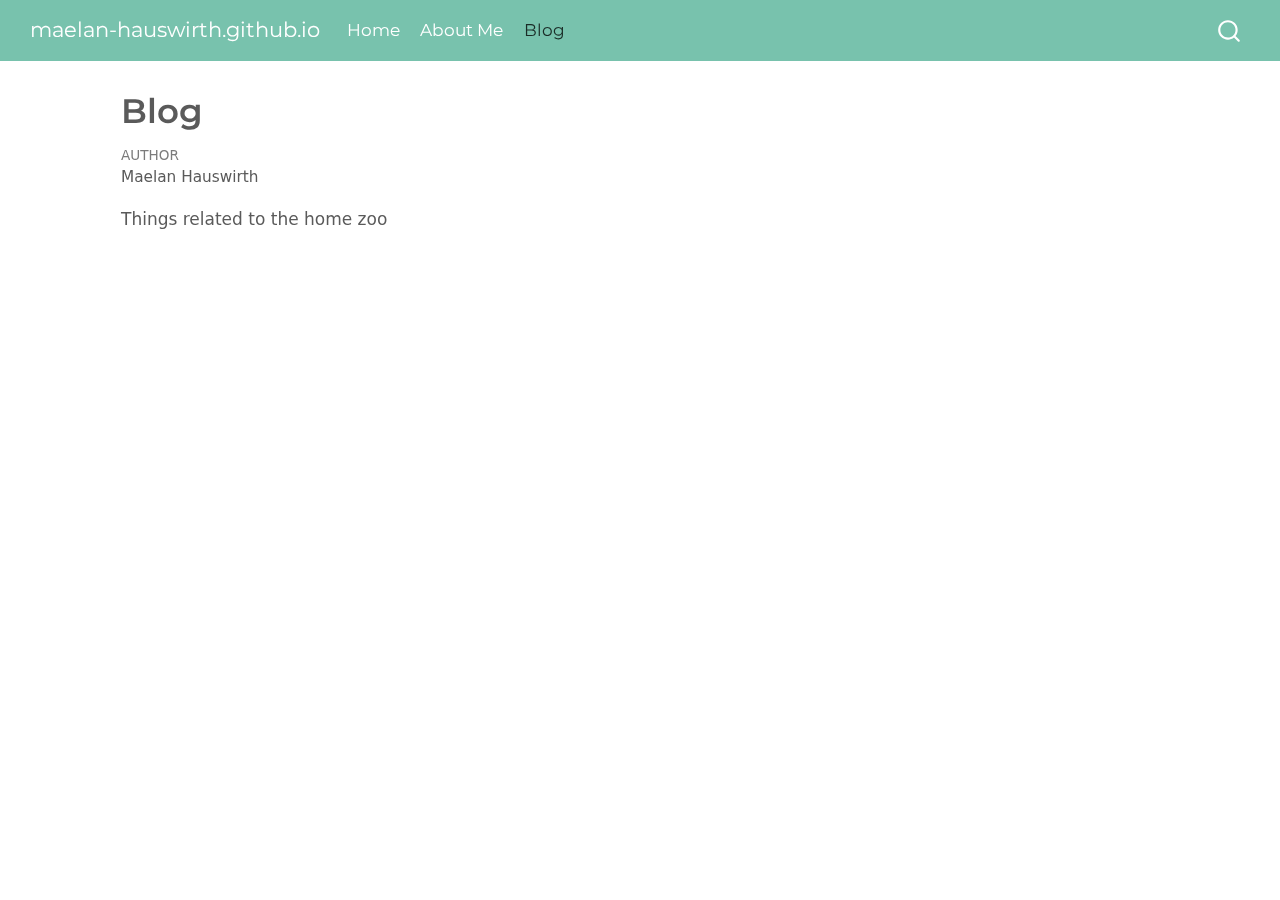
<file: docs/Personal Experience.html>
<!DOCTYPE html>
<html xmlns="http://www.w3.org/1999/xhtml" lang="en" xml:lang="en"><head>

<meta charset="utf-8">
<meta name="generator" content="quarto-1.5.57">

<meta name="viewport" content="width=device-width, initial-scale=1.0, user-scalable=yes">

<meta name="author" content="Maelan Hauswirth">

<title>Blog – maelan-hauswirth.github.io</title>
<style>
code{white-space: pre-wrap;}
span.smallcaps{font-variant: small-caps;}
div.columns{display: flex; gap: min(4vw, 1.5em);}
div.column{flex: auto; overflow-x: auto;}
div.hanging-indent{margin-left: 1.5em; text-indent: -1.5em;}
ul.task-list{list-style: none;}
ul.task-list li input[type="checkbox"] {
  width: 0.8em;
  margin: 0 0.8em 0.2em -1em; /* quarto-specific, see https://github.com/quarto-dev/quarto-cli/issues/4556 */ 
  vertical-align: middle;
}
</style>


<script src="site_libs/quarto-nav/quarto-nav.js"></script>
<script src="site_libs/quarto-nav/headroom.min.js"></script>
<script src="site_libs/clipboard/clipboard.min.js"></script>
<script src="site_libs/quarto-search/autocomplete.umd.js"></script>
<script src="site_libs/quarto-search/fuse.min.js"></script>
<script src="site_libs/quarto-search/quarto-search.js"></script>
<meta name="quarto:offset" content="./">
<script src="site_libs/quarto-html/quarto.js"></script>
<script src="site_libs/quarto-html/popper.min.js"></script>
<script src="site_libs/quarto-html/tippy.umd.min.js"></script>
<script src="site_libs/quarto-html/anchor.min.js"></script>
<link href="site_libs/quarto-html/tippy.css" rel="stylesheet">
<link href="site_libs/quarto-html/quarto-syntax-highlighting.css" rel="stylesheet" id="quarto-text-highlighting-styles">
<script src="site_libs/bootstrap/bootstrap.min.js"></script>
<link href="site_libs/bootstrap/bootstrap-icons.css" rel="stylesheet">
<link href="site_libs/bootstrap/bootstrap.min.css" rel="stylesheet" id="quarto-bootstrap" data-mode="light">
<script id="quarto-search-options" type="application/json">{
  "location": "navbar",
  "copy-button": false,
  "collapse-after": 3,
  "panel-placement": "end",
  "type": "overlay",
  "limit": 50,
  "keyboard-shortcut": [
    "f",
    "/",
    "s"
  ],
  "show-item-context": false,
  "language": {
    "search-no-results-text": "No results",
    "search-matching-documents-text": "matching documents",
    "search-copy-link-title": "Copy link to search",
    "search-hide-matches-text": "Hide additional matches",
    "search-more-match-text": "more match in this document",
    "search-more-matches-text": "more matches in this document",
    "search-clear-button-title": "Clear",
    "search-text-placeholder": "",
    "search-detached-cancel-button-title": "Cancel",
    "search-submit-button-title": "Submit",
    "search-label": "Search"
  }
}</script>


<link rel="stylesheet" href="styles.css">
</head>

<body class="nav-fixed">

<div id="quarto-search-results"></div>
  <header id="quarto-header" class="headroom fixed-top">
    <nav class="navbar navbar-expand-lg " data-bs-theme="dark">
      <div class="navbar-container container-fluid">
      <div class="navbar-brand-container mx-auto">
    <a class="navbar-brand" href="./index.html">
    <span class="navbar-title">maelan-hauswirth.github.io</span>
    </a>
  </div>
            <div id="quarto-search" class="" title="Search"></div>
          <button class="navbar-toggler" type="button" data-bs-toggle="collapse" data-bs-target="#navbarCollapse" aria-controls="navbarCollapse" role="menu" aria-expanded="false" aria-label="Toggle navigation" onclick="if (window.quartoToggleHeadroom) { window.quartoToggleHeadroom(); }">
  <span class="navbar-toggler-icon"></span>
</button>
          <div class="collapse navbar-collapse" id="navbarCollapse">
            <ul class="navbar-nav navbar-nav-scroll me-auto">
  <li class="nav-item">
    <a class="nav-link" href="./index.html"> 
<span class="menu-text">Home</span></a>
  </li>  
  <li class="nav-item">
    <a class="nav-link" href="./about.html"> 
<span class="menu-text">About Me</span></a>
  </li>  
  <li class="nav-item">
    <a class="nav-link active" href="./Personal Experience.html" aria-current="page"> 
<span class="menu-text">Blog</span></a>
  </li>  
</ul>
          </div> <!-- /navcollapse -->
            <div class="quarto-navbar-tools">
</div>
      </div> <!-- /container-fluid -->
    </nav>
</header>
<!-- content -->
<div id="quarto-content" class="quarto-container page-columns page-rows-contents page-layout-article page-navbar">
<!-- sidebar -->
<!-- margin-sidebar -->
    <div id="quarto-margin-sidebar" class="sidebar margin-sidebar zindex-bottom">
        
    </div>
<!-- main -->
<main class="content" id="quarto-document-content">

<header id="title-block-header" class="quarto-title-block default">
<div class="quarto-title">
<h1 class="title">Blog</h1>
</div>



<div class="quarto-title-meta">

    <div>
    <div class="quarto-title-meta-heading">Author</div>
    <div class="quarto-title-meta-contents">
             <p>Maelan Hauswirth </p>
          </div>
  </div>
    
  
    
  </div>
  


</header>


<p>Things related to the home zoo</p>



</main> <!-- /main -->
<script id="quarto-html-after-body" type="application/javascript">
window.document.addEventListener("DOMContentLoaded", function (event) {
  const toggleBodyColorMode = (bsSheetEl) => {
    const mode = bsSheetEl.getAttribute("data-mode");
    const bodyEl = window.document.querySelector("body");
    if (mode === "dark") {
      bodyEl.classList.add("quarto-dark");
      bodyEl.classList.remove("quarto-light");
    } else {
      bodyEl.classList.add("quarto-light");
      bodyEl.classList.remove("quarto-dark");
    }
  }
  const toggleBodyColorPrimary = () => {
    const bsSheetEl = window.document.querySelector("link#quarto-bootstrap");
    if (bsSheetEl) {
      toggleBodyColorMode(bsSheetEl);
    }
  }
  toggleBodyColorPrimary();  
  const icon = "";
  const anchorJS = new window.AnchorJS();
  anchorJS.options = {
    placement: 'right',
    icon: icon
  };
  anchorJS.add('.anchored');
  const isCodeAnnotation = (el) => {
    for (const clz of el.classList) {
      if (clz.startsWith('code-annotation-')) {                     
        return true;
      }
    }
    return false;
  }
  const onCopySuccess = function(e) {
    // button target
    const button = e.trigger;
    // don't keep focus
    button.blur();
    // flash "checked"
    button.classList.add('code-copy-button-checked');
    var currentTitle = button.getAttribute("title");
    button.setAttribute("title", "Copied!");
    let tooltip;
    if (window.bootstrap) {
      button.setAttribute("data-bs-toggle", "tooltip");
      button.setAttribute("data-bs-placement", "left");
      button.setAttribute("data-bs-title", "Copied!");
      tooltip = new bootstrap.Tooltip(button, 
        { trigger: "manual", 
          customClass: "code-copy-button-tooltip",
          offset: [0, -8]});
      tooltip.show();    
    }
    setTimeout(function() {
      if (tooltip) {
        tooltip.hide();
        button.removeAttribute("data-bs-title");
        button.removeAttribute("data-bs-toggle");
        button.removeAttribute("data-bs-placement");
      }
      button.setAttribute("title", currentTitle);
      button.classList.remove('code-copy-button-checked');
    }, 1000);
    // clear code selection
    e.clearSelection();
  }
  const getTextToCopy = function(trigger) {
      const codeEl = trigger.previousElementSibling.cloneNode(true);
      for (const childEl of codeEl.children) {
        if (isCodeAnnotation(childEl)) {
          childEl.remove();
        }
      }
      return codeEl.innerText;
  }
  const clipboard = new window.ClipboardJS('.code-copy-button:not([data-in-quarto-modal])', {
    text: getTextToCopy
  });
  clipboard.on('success', onCopySuccess);
  if (window.document.getElementById('quarto-embedded-source-code-modal')) {
    // For code content inside modals, clipBoardJS needs to be initialized with a container option
    // TODO: Check when it could be a function (https://github.com/zenorocha/clipboard.js/issues/860)
    const clipboardModal = new window.ClipboardJS('.code-copy-button[data-in-quarto-modal]', {
      text: getTextToCopy,
      container: window.document.getElementById('quarto-embedded-source-code-modal')
    });
    clipboardModal.on('success', onCopySuccess);
  }
    var localhostRegex = new RegExp(/^(?:http|https):\/\/localhost\:?[0-9]*\//);
    var mailtoRegex = new RegExp(/^mailto:/);
      var filterRegex = new RegExp('/' + window.location.host + '/');
    var isInternal = (href) => {
        return filterRegex.test(href) || localhostRegex.test(href) || mailtoRegex.test(href);
    }
    // Inspect non-navigation links and adorn them if external
 	var links = window.document.querySelectorAll('a[href]:not(.nav-link):not(.navbar-brand):not(.toc-action):not(.sidebar-link):not(.sidebar-item-toggle):not(.pagination-link):not(.no-external):not([aria-hidden]):not(.dropdown-item):not(.quarto-navigation-tool):not(.about-link)');
    for (var i=0; i<links.length; i++) {
      const link = links[i];
      if (!isInternal(link.href)) {
        // undo the damage that might have been done by quarto-nav.js in the case of
        // links that we want to consider external
        if (link.dataset.originalHref !== undefined) {
          link.href = link.dataset.originalHref;
        }
      }
    }
  function tippyHover(el, contentFn, onTriggerFn, onUntriggerFn) {
    const config = {
      allowHTML: true,
      maxWidth: 500,
      delay: 100,
      arrow: false,
      appendTo: function(el) {
          return el.parentElement;
      },
      interactive: true,
      interactiveBorder: 10,
      theme: 'quarto',
      placement: 'bottom-start',
    };
    if (contentFn) {
      config.content = contentFn;
    }
    if (onTriggerFn) {
      config.onTrigger = onTriggerFn;
    }
    if (onUntriggerFn) {
      config.onUntrigger = onUntriggerFn;
    }
    window.tippy(el, config); 
  }
  const noterefs = window.document.querySelectorAll('a[role="doc-noteref"]');
  for (var i=0; i<noterefs.length; i++) {
    const ref = noterefs[i];
    tippyHover(ref, function() {
      // use id or data attribute instead here
      let href = ref.getAttribute('data-footnote-href') || ref.getAttribute('href');
      try { href = new URL(href).hash; } catch {}
      const id = href.replace(/^#\/?/, "");
      const note = window.document.getElementById(id);
      if (note) {
        return note.innerHTML;
      } else {
        return "";
      }
    });
  }
  const xrefs = window.document.querySelectorAll('a.quarto-xref');
  const processXRef = (id, note) => {
    // Strip column container classes
    const stripColumnClz = (el) => {
      el.classList.remove("page-full", "page-columns");
      if (el.children) {
        for (const child of el.children) {
          stripColumnClz(child);
        }
      }
    }
    stripColumnClz(note)
    if (id === null || id.startsWith('sec-')) {
      // Special case sections, only their first couple elements
      const container = document.createElement("div");
      if (note.children && note.children.length > 2) {
        container.appendChild(note.children[0].cloneNode(true));
        for (let i = 1; i < note.children.length; i++) {
          const child = note.children[i];
          if (child.tagName === "P" && child.innerText === "") {
            continue;
          } else {
            container.appendChild(child.cloneNode(true));
            break;
          }
        }
        if (window.Quarto?.typesetMath) {
          window.Quarto.typesetMath(container);
        }
        return container.innerHTML
      } else {
        if (window.Quarto?.typesetMath) {
          window.Quarto.typesetMath(note);
        }
        return note.innerHTML;
      }
    } else {
      // Remove any anchor links if they are present
      const anchorLink = note.querySelector('a.anchorjs-link');
      if (anchorLink) {
        anchorLink.remove();
      }
      if (window.Quarto?.typesetMath) {
        window.Quarto.typesetMath(note);
      }
      // TODO in 1.5, we should make sure this works without a callout special case
      if (note.classList.contains("callout")) {
        return note.outerHTML;
      } else {
        return note.innerHTML;
      }
    }
  }
  for (var i=0; i<xrefs.length; i++) {
    const xref = xrefs[i];
    tippyHover(xref, undefined, function(instance) {
      instance.disable();
      let url = xref.getAttribute('href');
      let hash = undefined; 
      if (url.startsWith('#')) {
        hash = url;
      } else {
        try { hash = new URL(url).hash; } catch {}
      }
      if (hash) {
        const id = hash.replace(/^#\/?/, "");
        const note = window.document.getElementById(id);
        if (note !== null) {
          try {
            const html = processXRef(id, note.cloneNode(true));
            instance.setContent(html);
          } finally {
            instance.enable();
            instance.show();
          }
        } else {
          // See if we can fetch this
          fetch(url.split('#')[0])
          .then(res => res.text())
          .then(html => {
            const parser = new DOMParser();
            const htmlDoc = parser.parseFromString(html, "text/html");
            const note = htmlDoc.getElementById(id);
            if (note !== null) {
              const html = processXRef(id, note);
              instance.setContent(html);
            } 
          }).finally(() => {
            instance.enable();
            instance.show();
          });
        }
      } else {
        // See if we can fetch a full url (with no hash to target)
        // This is a special case and we should probably do some content thinning / targeting
        fetch(url)
        .then(res => res.text())
        .then(html => {
          const parser = new DOMParser();
          const htmlDoc = parser.parseFromString(html, "text/html");
          const note = htmlDoc.querySelector('main.content');
          if (note !== null) {
            // This should only happen for chapter cross references
            // (since there is no id in the URL)
            // remove the first header
            if (note.children.length > 0 && note.children[0].tagName === "HEADER") {
              note.children[0].remove();
            }
            const html = processXRef(null, note);
            instance.setContent(html);
          } 
        }).finally(() => {
          instance.enable();
          instance.show();
        });
      }
    }, function(instance) {
    });
  }
      let selectedAnnoteEl;
      const selectorForAnnotation = ( cell, annotation) => {
        let cellAttr = 'data-code-cell="' + cell + '"';
        let lineAttr = 'data-code-annotation="' +  annotation + '"';
        const selector = 'span[' + cellAttr + '][' + lineAttr + ']';
        return selector;
      }
      const selectCodeLines = (annoteEl) => {
        const doc = window.document;
        const targetCell = annoteEl.getAttribute("data-target-cell");
        const targetAnnotation = annoteEl.getAttribute("data-target-annotation");
        const annoteSpan = window.document.querySelector(selectorForAnnotation(targetCell, targetAnnotation));
        const lines = annoteSpan.getAttribute("data-code-lines").split(",");
        const lineIds = lines.map((line) => {
          return targetCell + "-" + line;
        })
        let top = null;
        let height = null;
        let parent = null;
        if (lineIds.length > 0) {
            //compute the position of the single el (top and bottom and make a div)
            const el = window.document.getElementById(lineIds[0]);
            top = el.offsetTop;
            height = el.offsetHeight;
            parent = el.parentElement.parentElement;
          if (lineIds.length > 1) {
            const lastEl = window.document.getElementById(lineIds[lineIds.length - 1]);
            const bottom = lastEl.offsetTop + lastEl.offsetHeight;
            height = bottom - top;
          }
          if (top !== null && height !== null && parent !== null) {
            // cook up a div (if necessary) and position it 
            let div = window.document.getElementById("code-annotation-line-highlight");
            if (div === null) {
              div = window.document.createElement("div");
              div.setAttribute("id", "code-annotation-line-highlight");
              div.style.position = 'absolute';
              parent.appendChild(div);
            }
            div.style.top = top - 2 + "px";
            div.style.height = height + 4 + "px";
            div.style.left = 0;
            let gutterDiv = window.document.getElementById("code-annotation-line-highlight-gutter");
            if (gutterDiv === null) {
              gutterDiv = window.document.createElement("div");
              gutterDiv.setAttribute("id", "code-annotation-line-highlight-gutter");
              gutterDiv.style.position = 'absolute';
              const codeCell = window.document.getElementById(targetCell);
              const gutter = codeCell.querySelector('.code-annotation-gutter');
              gutter.appendChild(gutterDiv);
            }
            gutterDiv.style.top = top - 2 + "px";
            gutterDiv.style.height = height + 4 + "px";
          }
          selectedAnnoteEl = annoteEl;
        }
      };
      const unselectCodeLines = () => {
        const elementsIds = ["code-annotation-line-highlight", "code-annotation-line-highlight-gutter"];
        elementsIds.forEach((elId) => {
          const div = window.document.getElementById(elId);
          if (div) {
            div.remove();
          }
        });
        selectedAnnoteEl = undefined;
      };
        // Handle positioning of the toggle
    window.addEventListener(
      "resize",
      throttle(() => {
        elRect = undefined;
        if (selectedAnnoteEl) {
          selectCodeLines(selectedAnnoteEl);
        }
      }, 10)
    );
    function throttle(fn, ms) {
    let throttle = false;
    let timer;
      return (...args) => {
        if(!throttle) { // first call gets through
            fn.apply(this, args);
            throttle = true;
        } else { // all the others get throttled
            if(timer) clearTimeout(timer); // cancel #2
            timer = setTimeout(() => {
              fn.apply(this, args);
              timer = throttle = false;
            }, ms);
        }
      };
    }
      // Attach click handler to the DT
      const annoteDls = window.document.querySelectorAll('dt[data-target-cell]');
      for (const annoteDlNode of annoteDls) {
        annoteDlNode.addEventListener('click', (event) => {
          const clickedEl = event.target;
          if (clickedEl !== selectedAnnoteEl) {
            unselectCodeLines();
            const activeEl = window.document.querySelector('dt[data-target-cell].code-annotation-active');
            if (activeEl) {
              activeEl.classList.remove('code-annotation-active');
            }
            selectCodeLines(clickedEl);
            clickedEl.classList.add('code-annotation-active');
          } else {
            // Unselect the line
            unselectCodeLines();
            clickedEl.classList.remove('code-annotation-active');
          }
        });
      }
  const findCites = (el) => {
    const parentEl = el.parentElement;
    if (parentEl) {
      const cites = parentEl.dataset.cites;
      if (cites) {
        return {
          el,
          cites: cites.split(' ')
        };
      } else {
        return findCites(el.parentElement)
      }
    } else {
      return undefined;
    }
  };
  var bibliorefs = window.document.querySelectorAll('a[role="doc-biblioref"]');
  for (var i=0; i<bibliorefs.length; i++) {
    const ref = bibliorefs[i];
    const citeInfo = findCites(ref);
    if (citeInfo) {
      tippyHover(citeInfo.el, function() {
        var popup = window.document.createElement('div');
        citeInfo.cites.forEach(function(cite) {
          var citeDiv = window.document.createElement('div');
          citeDiv.classList.add('hanging-indent');
          citeDiv.classList.add('csl-entry');
          var biblioDiv = window.document.getElementById('ref-' + cite);
          if (biblioDiv) {
            citeDiv.innerHTML = biblioDiv.innerHTML;
          }
          popup.appendChild(citeDiv);
        });
        return popup.innerHTML;
      });
    }
  }
});
</script>
</div> <!-- /content -->




</body></html>
</file>
<file: docs/site_libs/quarto-html/tippy.css>
.tippy-box[data-animation=fade][data-state=hidden]{opacity:0}[data-tippy-root]{max-width:calc(100vw - 10px)}.tippy-box{position:relative;background-color:#333;color:#fff;border-radius:4px;font-size:14px;line-height:1.4;white-space:normal;outline:0;transition-property:transform,visibility,opacity}.tippy-box[data-placement^=top]>.tippy-arrow{bottom:0}.tippy-box[data-placement^=top]>.tippy-arrow:before{bottom:-7px;left:0;border-width:8px 8px 0;border-top-color:initial;transform-origin:center top}.tippy-box[data-placement^=bottom]>.tippy-arrow{top:0}.tippy-box[data-placement^=bottom]>.tippy-arrow:before{top:-7px;left:0;border-width:0 8px 8px;border-bottom-color:initial;transform-origin:center bottom}.tippy-box[data-placement^=left]>.tippy-arrow{right:0}.tippy-box[data-placement^=left]>.tippy-arrow:before{border-width:8px 0 8px 8px;border-left-color:initial;right:-7px;transform-origin:center left}.tippy-box[data-placement^=right]>.tippy-arrow{left:0}.tippy-box[data-placement^=right]>.tippy-arrow:before{left:-7px;border-width:8px 8px 8px 0;border-right-color:initial;transform-origin:center right}.tippy-box[data-inertia][data-state=visible]{transition-timing-function:cubic-bezier(.54,1.5,.38,1.11)}.tippy-arrow{width:16px;height:16px;color:#333}.tippy-arrow:before{content:"";position:absolute;border-color:transparent;border-style:solid}.tippy-content{position:relative;padding:5px 9px;z-index:1}
</file>
<file: docs/site_libs/quarto-html/quarto-syntax-highlighting.css>
/* quarto syntax highlight colors */
:root {
  --quarto-hl-ot-color: #003B4F;
  --quarto-hl-at-color: #657422;
  --quarto-hl-ss-color: #20794D;
  --quarto-hl-an-color: #5E5E5E;
  --quarto-hl-fu-color: #4758AB;
  --quarto-hl-st-color: #20794D;
  --quarto-hl-cf-color: #003B4F;
  --quarto-hl-op-color: #5E5E5E;
  --quarto-hl-er-color: #AD0000;
  --quarto-hl-bn-color: #AD0000;
  --quarto-hl-al-color: #AD0000;
  --quarto-hl-va-color: #111111;
  --quarto-hl-bu-color: inherit;
  --quarto-hl-ex-color: inherit;
  --quarto-hl-pp-color: #AD0000;
  --quarto-hl-in-color: #5E5E5E;
  --quarto-hl-vs-color: #20794D;
  --quarto-hl-wa-color: #5E5E5E;
  --quarto-hl-do-color: #5E5E5E;
  --quarto-hl-im-color: #00769E;
  --quarto-hl-ch-color: #20794D;
  --quarto-hl-dt-color: #AD0000;
  --quarto-hl-fl-color: #AD0000;
  --quarto-hl-co-color: #5E5E5E;
  --quarto-hl-cv-color: #5E5E5E;
  --quarto-hl-cn-color: #8f5902;
  --quarto-hl-sc-color: #5E5E5E;
  --quarto-hl-dv-color: #AD0000;
  --quarto-hl-kw-color: #003B4F;
}

/* other quarto variables */
:root {
  --quarto-font-monospace: SFMono-Regular, Menlo, Monaco, Consolas, "Liberation Mono", "Courier New", monospace;
}

pre > code.sourceCode > span {
  color: #003B4F;
}

code span {
  color: #003B4F;
}

code.sourceCode > span {
  color: #003B4F;
}

div.sourceCode,
div.sourceCode pre.sourceCode {
  color: #003B4F;
}

code span.ot {
  color: #003B4F;
  font-style: inherit;
}

code span.at {
  color: #657422;
  font-style: inherit;
}

code span.ss {
  color: #20794D;
  font-style: inherit;
}

code span.an {
  color: #5E5E5E;
  font-style: inherit;
}

code span.fu {
  color: #4758AB;
  font-style: inherit;
}

code span.st {
  color: #20794D;
  font-style: inherit;
}

code span.cf {
  color: #003B4F;
  font-weight: bold;
  font-style: inherit;
}

code span.op {
  color: #5E5E5E;
  font-style: inherit;
}

code span.er {
  color: #AD0000;
  font-style: inherit;
}

code span.bn {
  color: #AD0000;
  font-style: inherit;
}

code span.al {
  color: #AD0000;
  font-style: inherit;
}

code span.va {
  color: #111111;
  font-style: inherit;
}

code span.bu {
  font-style: inherit;
}

code span.ex {
  font-style: inherit;
}

code span.pp {
  color: #AD0000;
  font-style: inherit;
}

code span.in {
  color: #5E5E5E;
  font-style: inherit;
}

code span.vs {
  color: #20794D;
  font-style: inherit;
}

code span.wa {
  color: #5E5E5E;
  font-style: italic;
}

code span.do {
  color: #5E5E5E;
  font-style: italic;
}

code span.im {
  color: #00769E;
  font-style: inherit;
}

code span.ch {
  color: #20794D;
  font-style: inherit;
}

code span.dt {
  color: #AD0000;
  font-style: inherit;
}

code span.fl {
  color: #AD0000;
  font-style: inherit;
}

code span.co {
  color: #5E5E5E;
  font-style: inherit;
}

code span.cv {
  color: #5E5E5E;
  font-style: italic;
}

code span.cn {
  color: #8f5902;
  font-style: inherit;
}

code span.sc {
  color: #5E5E5E;
  font-style: inherit;
}

code span.dv {
  color: #AD0000;
  font-style: inherit;
}

code span.kw {
  color: #003B4F;
  font-weight: bold;
  font-style: inherit;
}

.prevent-inlining {
  content: "</";
}

/*# sourceMappingURL=debc5d5d77c3f9108843748ff7464032.css.map */
</file>
<file: docs/styles.css>
/* css styles */
</file>
